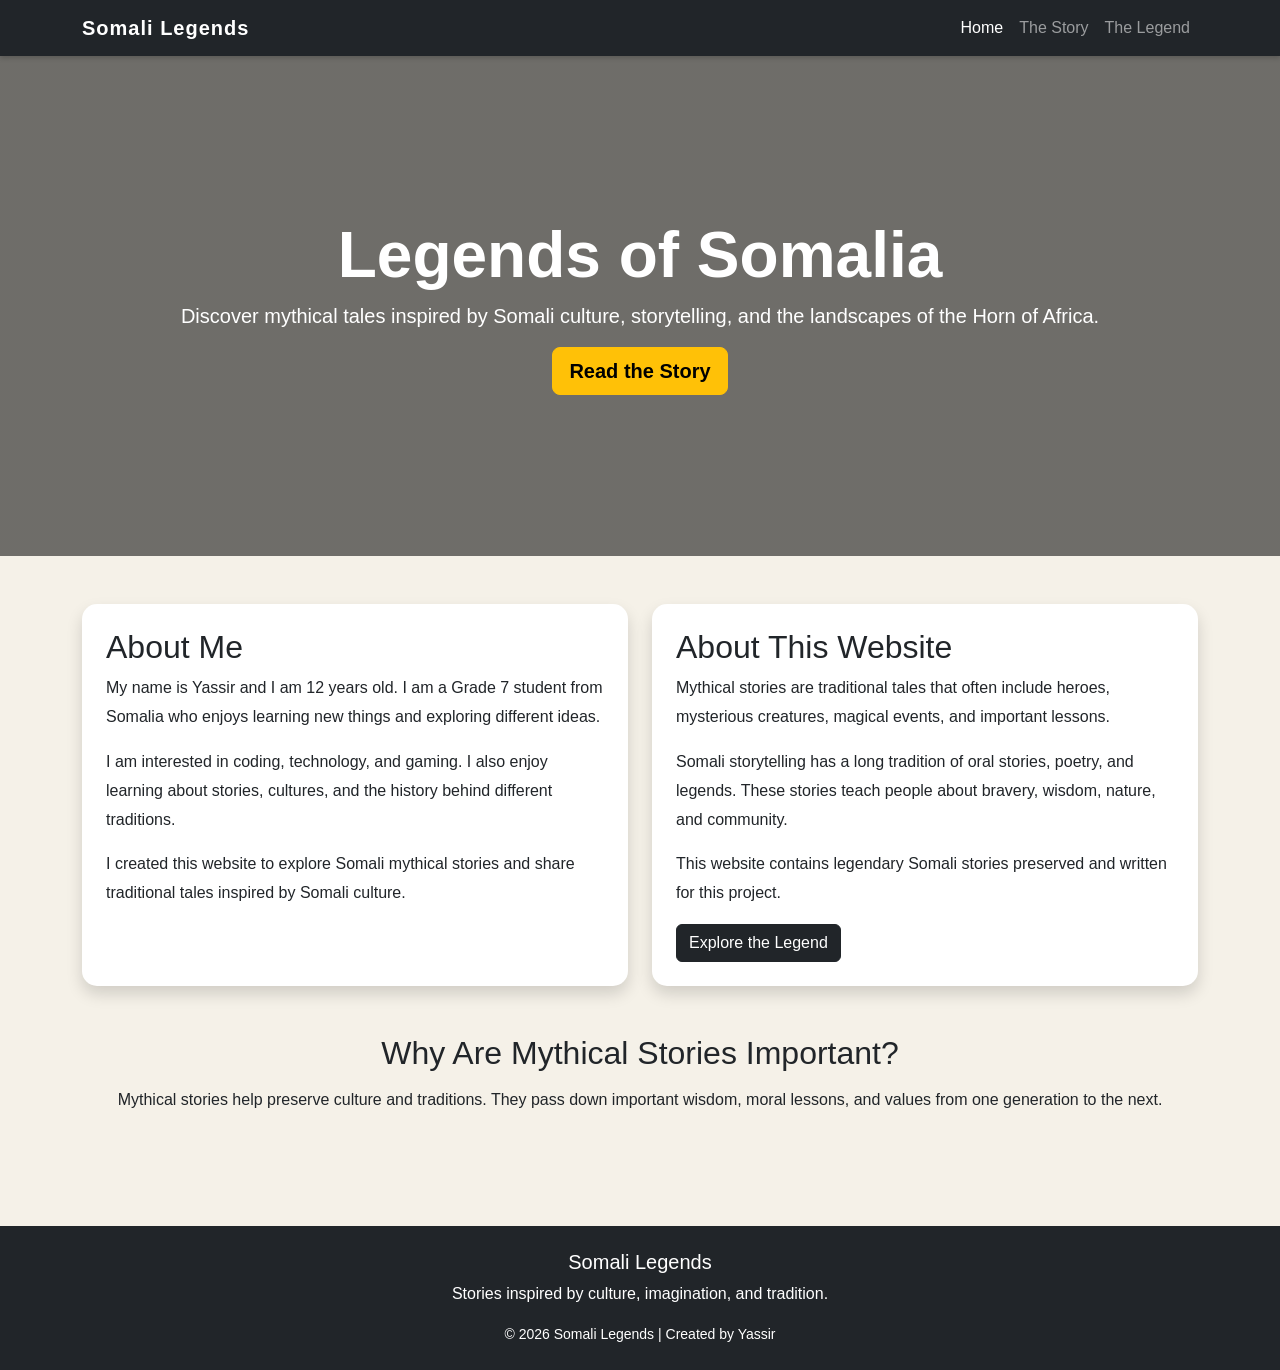
<file: index.html>
<!DOCTYPE html>
<html lang="en">

<head>
    <meta charset="UTF-8">
    <meta name="viewport" content="width=device-width, initial-scale=1.0">
    <title>Legends of Somalia</title>

    <!-- Bootstrap CSS -->
    <link href="https://cdn.jsdelivr.net/npm/bootstrap@5.3.3/dist/css/bootstrap.min.css" rel="stylesheet">
    <!-- Custom CSS -->
    <link rel="stylesheet" href="style.css">
</head>

<body>

    <!-- NAVBAR -->
    <nav class="navbar navbar-expand-lg navbar-dark legend-navbar bg-dark">
        <div class="container">
            <a class="navbar-brand fw-bold" href="index.html">Somali Legends</a>
            <button class="navbar-toggler" type="button" data-bs-toggle="collapse" data-bs-target="#navbarNav"
                aria-controls="navbarNav" aria-expanded="false" aria-label="Toggle navigation">
                <span class="navbar-toggler-icon"></span>
            </button>

            <div class="collapse navbar-collapse" id="navbarNav">
                <ul class="navbar-nav ms-auto">
                    <li class="nav-item">
                        <a class="nav-link active" href="index.html">Home</a>
                    </li>
                    <li class="nav-item">
                        <a class="nav-link" href="story.html">The Story</a>
                    </li>
                    <li class="nav-item">
                        <a class="nav-link" href="legend.html">The Legend</a>
                    </li>
                </ul>
            </div>
        </div>
    </nav>

    <!-- HERO SECTION -->
    <section class="hero">
        <div class="container text-center">
            <h1 class="display-3 fw-bold">Legends of Somalia</h1>
            <p class="lead">
                Discover mythical tales inspired by Somali culture, storytelling, and the landscapes of the Horn of Africa.
            </p>
            <a href="story.html" class="btn btn-warning btn-lg">Read the Story</a>
        </div>
    </section>

    <!-- ABOUT ME + WEBSITE -->
    <section class="container py-5">
        <div class="row g-4">
            <!-- ABOUT ME -->
            <div class="col-md-6">
                <div class="info-card p-4 shadow h-100">
                    <h2>About Me</h2>
                    <p>
                        My name is Yassir and I am 12 years old. I am a Grade 7 student from Somalia who enjoys learning new things and exploring different ideas.
                    </p>
                    <p>
                        I am interested in coding, technology, and gaming. I also enjoy learning about stories, cultures, and the history behind different traditions.
                    </p>
                    <p>
                        I created this website to explore Somali mythical stories and share traditional tales inspired by Somali culture.
                    </p>
                </div>
            </div>

            <!-- ABOUT THE WEBSITE -->
            <div class="col-md-6">
                <div class="info-card p-4 shadow h-100">
                    <h2>About This Website</h2>
                    <p>
                        Mythical stories are traditional tales that often include heroes, mysterious creatures, magical events, and important lessons.
                    </p>
                    <p>
                        Somali storytelling has a long tradition of oral stories, poetry, and legends. These stories teach people about bravery, wisdom, nature, and community.
                    </p>
                    <p>
                        This website contains legendary Somali stories preserved and written for this project.
                    </p>
                    <a href="legend.html" class="btn btn-dark">Explore the Legend</a>
                </div>
            </div>
        </div>
    </section>

    <!-- WHY MYTHICAL STORIES MATTER -->
    <section class="container pb-5">
        <div class="text-center">
            <h2>Why Are Mythical Stories Important?</h2>
            <p class="mt-3">
                Mythical stories help preserve culture and traditions. They pass down important wisdom, moral lessons, and values from one generation to the next.
            </p>
        </div>
    </section>

    <!-- FOOTER -->
    <footer class="legend-footer text-center py-4 bg-dark text-white">
        <div class="container">
            <h5>Somali Legends</h5>
            <p>Stories inspired by culture, imagination, and tradition.</p>
            <small>© 2026 Somali Legends | Created by Yassir</small>
        </div>
    </footer>

    <!-- Bootstrap JS -->
    <script src="https://cdn.jsdelivr.net/npm/bootstrap@5.3.3/dist/js/bootstrap.bundle.min.js"></script>
</body>
</html>
</file>
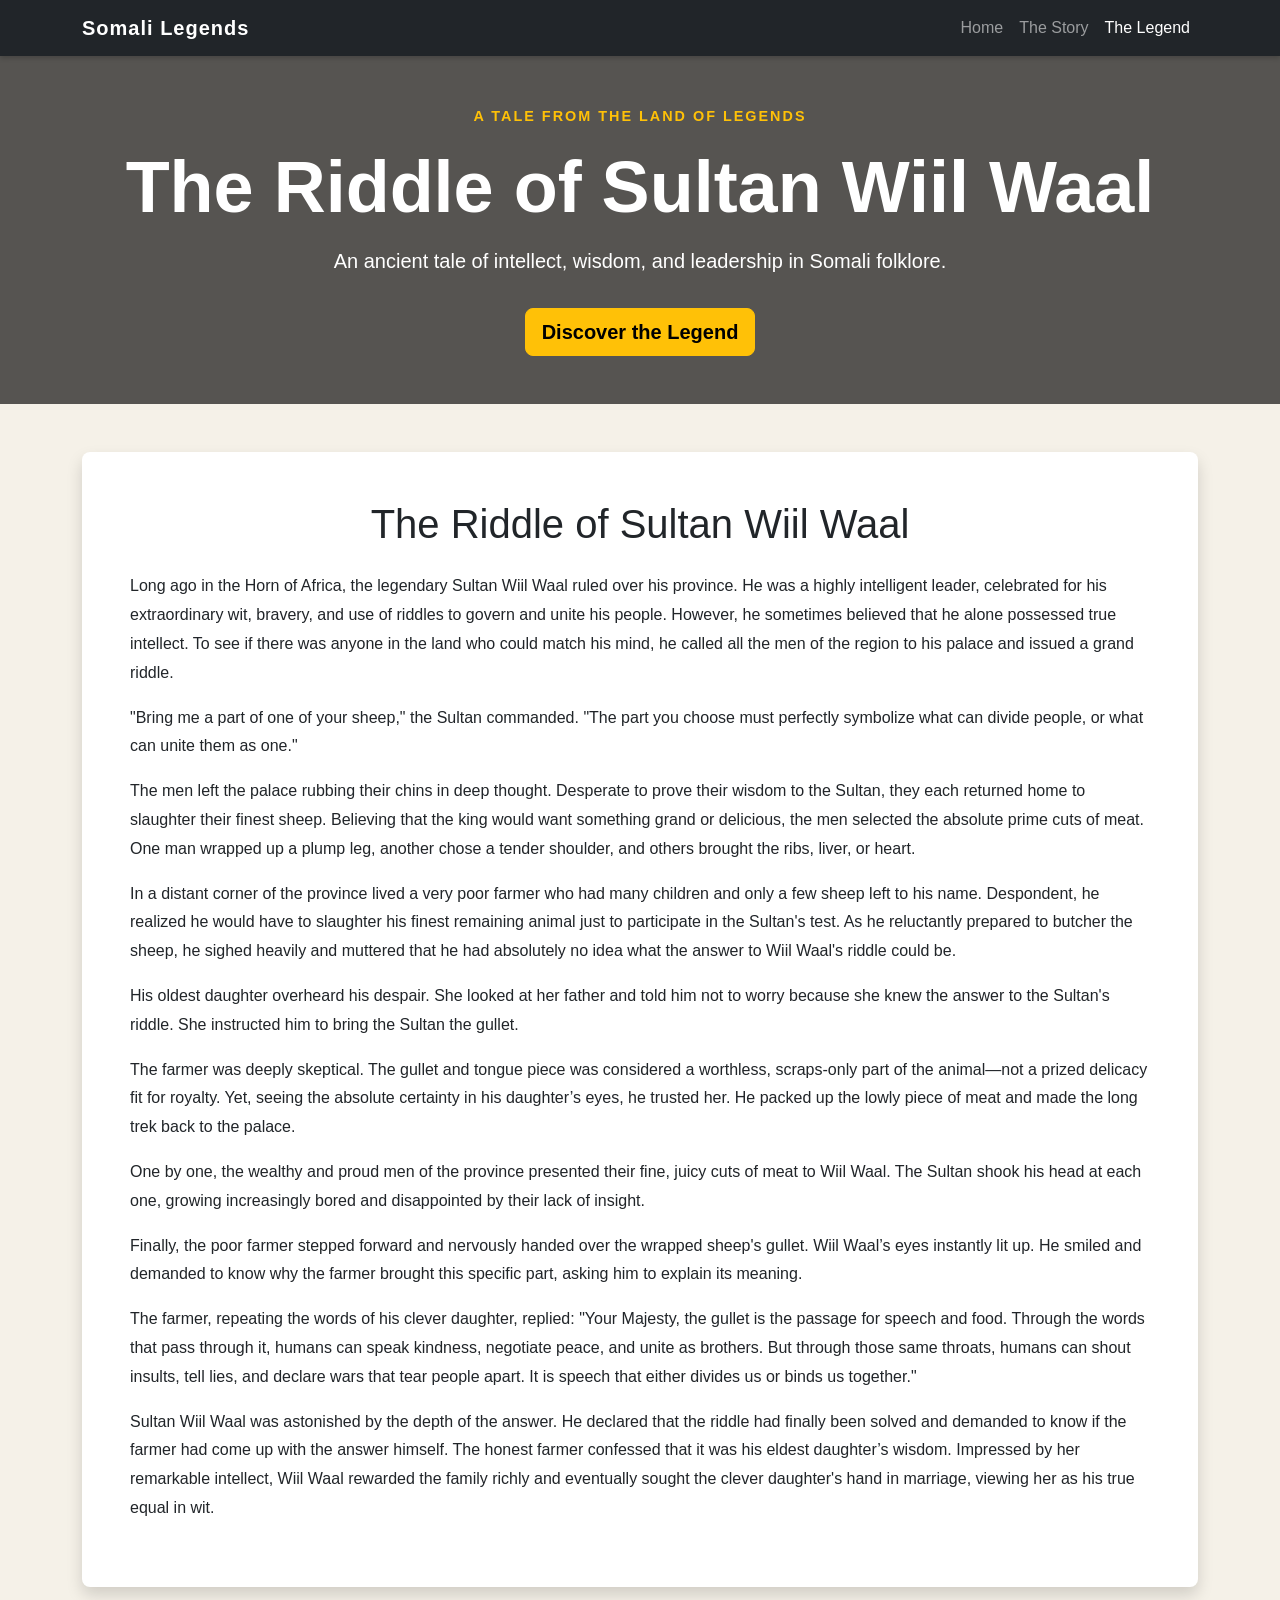
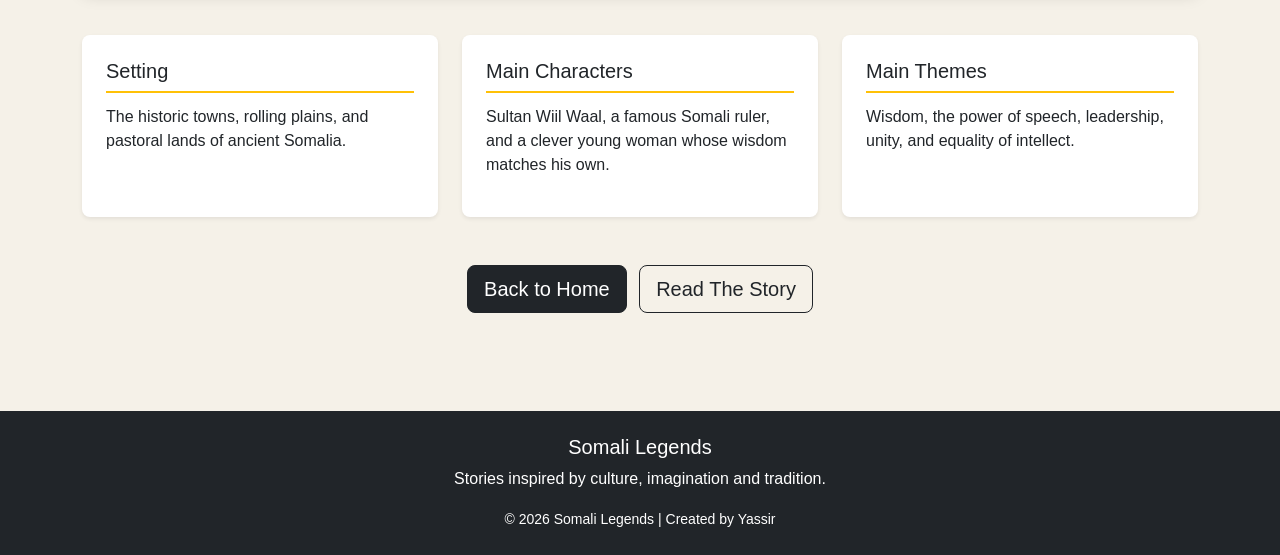
<file: legend.html>
<!DOCTYPE html>
<html lang="en">

<head>
    <meta charset="UTF-8">
    <meta name="viewport" content="width=device-width, initial-scale=1.0">
    <title>The Riddle of Sultan Wiil Waal | Somali Legends</title>

    <!-- Bootstrap CSS -->
    <link href="https://cdn.jsdelivr.net/npm/bootstrap@5.3.3/dist/css/bootstrap.min.css" rel="stylesheet">
    <!-- Custom CSS -->
    <link rel="stylesheet" href="style.css">
</head>

<body class="legend-page">

    <!-- NAVBAR -->
    <nav class="navbar navbar-expand-lg navbar-dark legend-navbar bg-dark">
        <div class="container">
            <a class="navbar-brand fw-bold" href="index.html">Somali Legends</a>

            <button class="navbar-toggler" type="button" data-bs-toggle="collapse" data-bs-target="#navbarNav"
                aria-controls="navbarNav" aria-expanded="false" aria-label="Toggle navigation">
                <span class="navbar-toggler-icon"></span>
            </button>

            <div class="collapse navbar-collapse" id="navbarNav">
                <ul class="navbar-nav ms-auto">
                    <li class="nav-item">
                        <a class="nav-link" href="index.html">Home</a>
                    </li>
                    <li class="nav-item">
                        <a class="nav-link" href="story.html">The Story</a>
                    </li>
                    <li class="nav-item">
                        <a class="nav-link active" href="legend.html">The Legend</a>
                    </li>
                </ul>
            </div>
        </div>
    </nav>

    <!-- HERO SECTION -->
    <header class="legend-hero text-center text-white py-5">
        <div class="container">
            <span class="legend-label">A TALE FROM THE LAND OF LEGENDS</span>
            <h1 class="display-2 fw-bold mt-3">The Riddle of Sultan Wiil Waal</h1>
            <p class="lead mt-3">An ancient tale of intellect, wisdom, and leadership in Somali folklore.</p>
            <a href="#legend-story" class="btn btn-warning btn-lg mt-3">Discover the Legend</a>
        </div>
    </header>

    <!-- MAIN CONTENT -->
    <main class="container py-5" id="legend-story">
        <article class="legend-story-card shadow p-4 p-md-5 bg-white rounded-3">
            <div class="legend-story-content">
                <h1 class="mb-4 text-center">The Riddle of Sultan Wiil Waal</h1>

                <p>Long ago in the Horn of Africa, the legendary Sultan Wiil Waal ruled over his province. He was a highly intelligent leader, celebrated for his extraordinary wit, bravery, and use of riddles to govern and unite his people. However, he sometimes believed that he alone possessed true intellect. To see if there was anyone in the land who could match his mind, he called all the men of the region to his palace and issued a grand riddle.</p>

                <p>"Bring me a part of one of your sheep," the Sultan commanded. "The part you choose must perfectly symbolize what can divide people, or what can unite them as one."</p>

                <p>The men left the palace rubbing their chins in deep thought. Desperate to prove their wisdom to the Sultan, they each returned home to slaughter their finest sheep. Believing that the king would want something grand or delicious, the men selected the absolute prime cuts of meat. One man wrapped up a plump leg, another chose a tender shoulder, and others brought the ribs, liver, or heart.</p>

                <p>In a distant corner of the province lived a very poor farmer who had many children and only a few sheep left to his name. Despondent, he realized he would have to slaughter his finest remaining animal just to participate in the Sultan's test. As he reluctantly prepared to butcher the sheep, he sighed heavily and muttered that he had absolutely no idea what the answer to Wiil Waal's riddle could be.</p>

                <p>His oldest daughter overheard his despair. She looked at her father and told him not to worry because she knew the answer to the Sultan's riddle. She instructed him to bring the Sultan the gullet.</p>

                <p>The farmer was deeply skeptical. The gullet and tongue piece was considered a worthless, scraps-only part of the animal—not a prized delicacy fit for royalty. Yet, seeing the absolute certainty in his daughter’s eyes, he trusted her. He packed up the lowly piece of meat and made the long trek back to the palace.</p>

                <p>One by one, the wealthy and proud men of the province presented their fine, juicy cuts of meat to Wiil Waal. The Sultan shook his head at each one, growing increasingly bored and disappointed by their lack of insight.</p>

                <p>Finally, the poor farmer stepped forward and nervously handed over the wrapped sheep's gullet. Wiil Waal’s eyes instantly lit up. He smiled and demanded to know why the farmer brought this specific part, asking him to explain its meaning.</p>

                <p>The farmer, repeating the words of his clever daughter, replied: "Your Majesty, the gullet is the passage for speech and food. Through the words that pass through it, humans can speak kindness, negotiate peace, and unite as brothers. But through those same throats, humans can shout insults, tell lies, and declare wars that tear people apart. It is speech that either divides us or binds us together."</p>

                <p>Sultan Wiil Waal was astonished by the depth of the answer. He declared that the riddle had finally been solved and demanded to know if the farmer had come up with the answer himself. The honest farmer confessed that it was his eldest daughter’s wisdom. Impressed by her remarkable intellect, Wiil Waal rewarded the family richly and eventually sought the clever daughter's hand in marriage, viewing her as his true equal in wit.</p>
            </div>
        </article>

        <!-- STORY DETAILS -->
        <section class="row g-4 mt-4">
            <div class="col-md-4">
                <div class="legend-detail-card p-4 shadow-sm bg-white rounded-3 h-100">
                    <h3>Setting</h3>
                    <p>
                        The historic towns, rolling plains, and pastoral lands of ancient Somalia.
                    </p>
                </div>
            </div>

            <div class="col-md-4">
                <div class="legend-detail-card p-4 shadow-sm bg-white rounded-3 h-100">
                    <h3>Main Characters</h3>
                    <p>
                        Sultan Wiil Waal, a famous Somali ruler, and a clever young woman whose wisdom matches his own.
                    </p>
                </div>
            </div>

            <div class="col-md-4">
                <div class="legend-detail-card p-4 shadow-sm bg-white rounded-3 h-100">
                    <h3>Main Themes</h3>
                    <p>
                        Wisdom, the power of speech, leadership, unity, and equality of intellect.
                    </p>
                </div>
            </div>
        </section>

        <!-- NAVIGATION BUTTONS -->
        <div class="text-center mt-5">
            <a href="index.html" class="btn btn-dark btn-lg">Back to Home</a>
            <a href="story.html" class="btn btn-outline-dark btn-lg ms-2">Read The Story</a>
        </div>
    </main>

    <!-- FOOTER -->
    <footer class="legend-footer text-center py-4 bg-dark text-white">
        <div class="container">
            <h5>Somali Legends</h5>
            <p>Stories inspired by culture, imagination and tradition.</p>
            <small>© 2026 Somali Legends | Created by Yassir</small>
        </div>
    </footer>

    <!-- Bootstrap JS -->
    <script src="https://cdn.jsdelivr.net/npm/bootstrap@5.3.3/dist/js/bootstrap.bundle.min.js"></script>
</body>
</html>
</file>
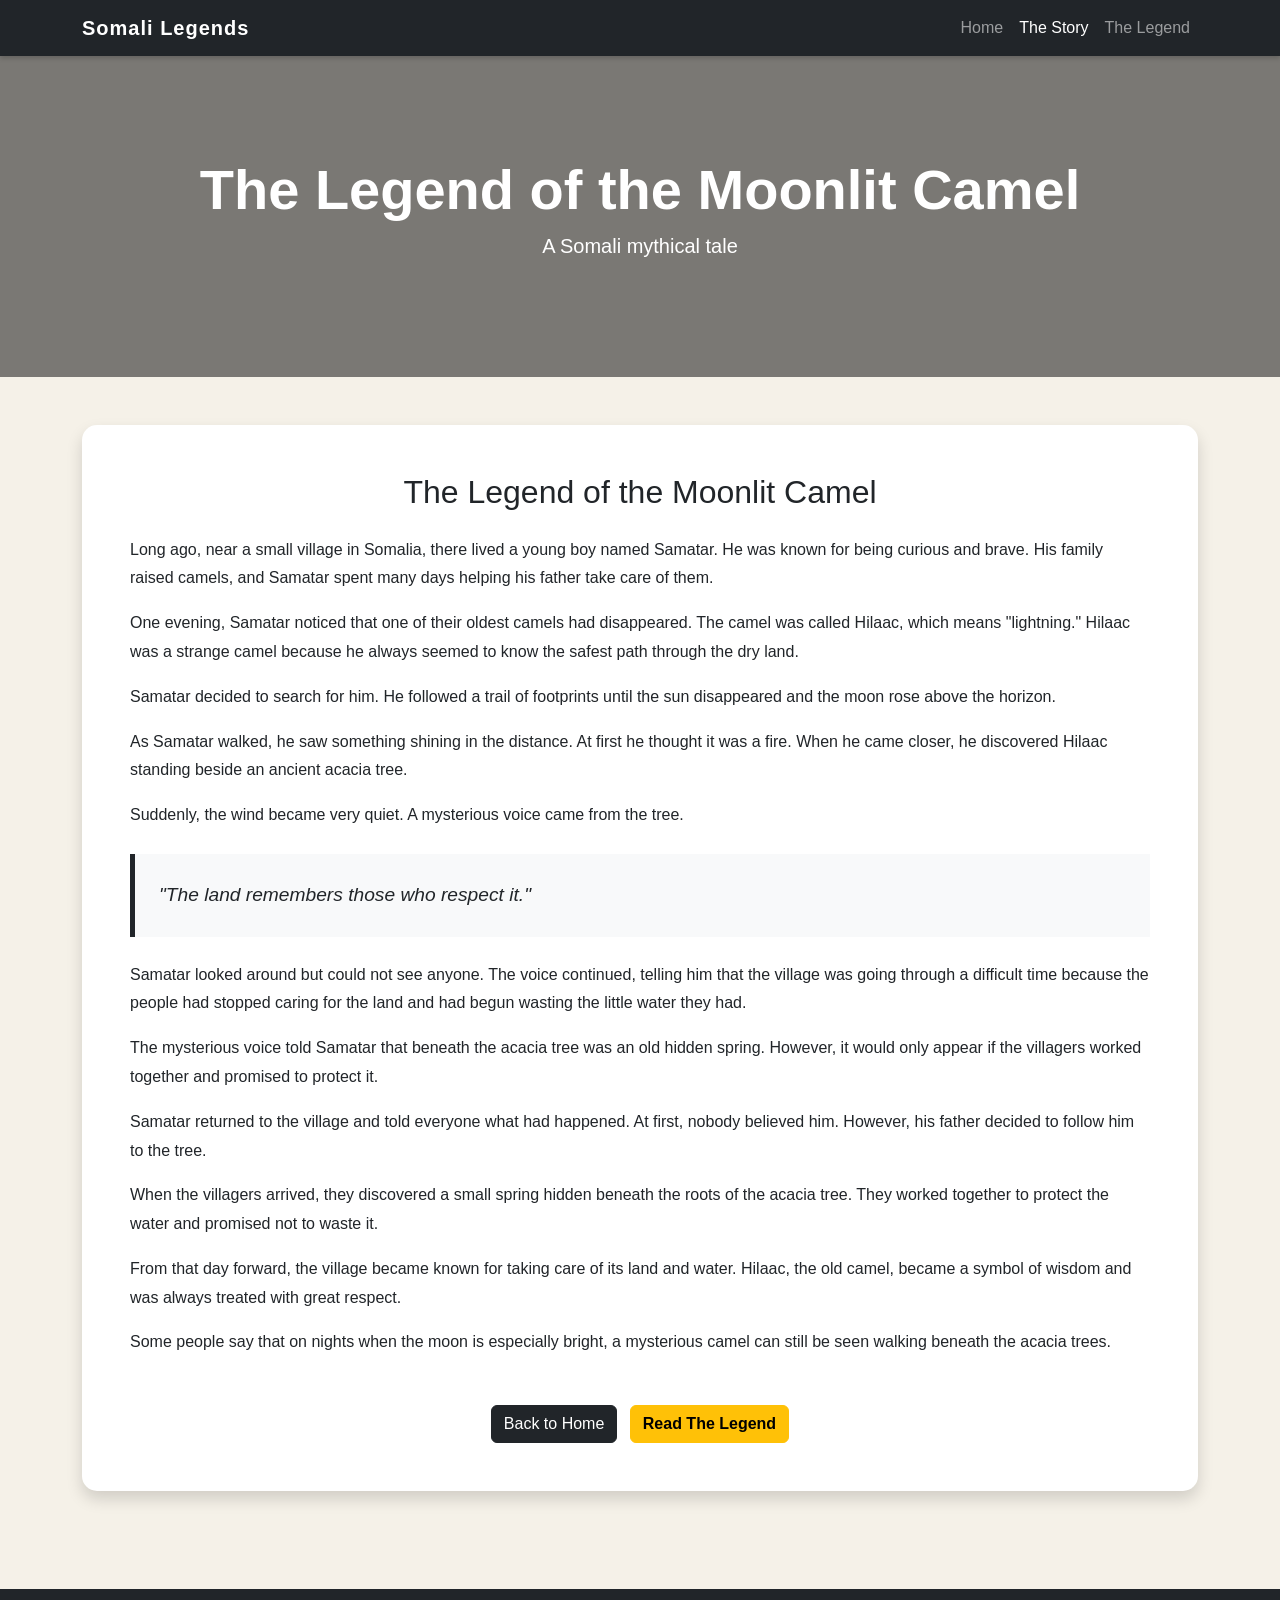
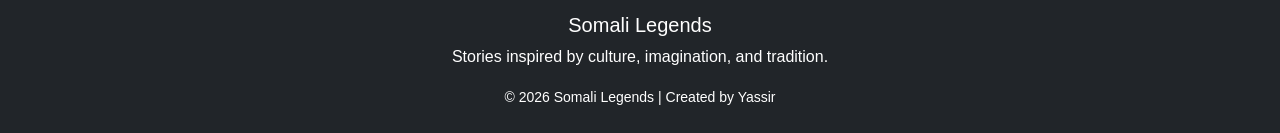
<file: story.html>
<!DOCTYPE html>
<html lang="en">

<head>
    <meta charset="UTF-8">
    <meta name="viewport" content="width=device-width, initial-scale=1.0">
    <title>The Legend of the Moonlit Camel | Somali Legends</title>

    <!-- Bootstrap CSS -->
    <link href="https://cdn.jsdelivr.net/npm/bootstrap@5.3.3/dist/css/bootstrap.min.css" rel="stylesheet">
    <!-- Custom CSS -->
    <link rel="stylesheet" href="style.css">
</head>

<body>

    <!-- NAVBAR -->
    <nav class="navbar navbar-expand-lg navbar-dark legend-navbar bg-dark">
        <div class="container">
            <a class="navbar-brand fw-bold" href="index.html">Somali Legends</a>
            <button class="navbar-toggler" type="button" data-bs-toggle="collapse" data-bs-target="#navbarNav"
                aria-controls="navbarNav" aria-expanded="false" aria-label="Toggle navigation">
                <span class="navbar-toggler-icon"></span>
            </button>

            <div class="collapse navbar-collapse" id="navbarNav">
                <ul class="navbar-nav ms-auto">
                    <li class="nav-item">
                        <a class="nav-link" href="index.html">Home</a>
                    </li>
                    <li class="nav-item">
                        <a class="nav-link active" href="story.html">The Story</a>
                    </li>
                    <li class="nav-item">
                        <a class="nav-link" href="legend.html">The Legend</a>
                    </li>
                </ul>
            </div>
        </div>
    </nav>

    <!-- STORY HEADER -->
    <section class="story-header">
        <div class="container text-center">
            <h1 class="display-4 fw-bold">The Legend of the Moonlit Camel</h1>
            <p class="lead">A Somali mythical tale</p>
        </div>
    </section>

    <!-- STORY -->
    <main class="container py-5">
        <div class="story-box shadow p-4 p-md-5">
            <h2 class="text-center mb-4">The Legend of the Moonlit Camel</h2>

            <p>
                Long ago, near a small village in Somalia, there lived a young boy named Samatar. He was known for being curious and brave. His family raised camels, and Samatar spent many days helping his father take care of them.
            </p>

            <p>
                One evening, Samatar noticed that one of their oldest camels had disappeared. The camel was called Hilaac, which means "lightning." Hilaac was a strange camel because he always seemed to know the safest path through the dry land.
            </p>

            <p>
                Samatar decided to search for him. He followed a trail of footprints until the sun disappeared and the moon rose above the horizon.
            </p>

            <p>
                As Samatar walked, he saw something shining in the distance. At first he thought it was a fire. When he came closer, he discovered Hilaac standing beside an ancient acacia tree.
            </p>

            <p>
                Suddenly, the wind became very quiet. A mysterious voice came from the tree.
            </p>

            <div class="quote-box my-4 p-4">
                <p class="fst-italic mb-0">"The land remembers those who respect it."</p>
            </div>

            <p>
                Samatar looked around but could not see anyone. The voice continued, telling him that the village was going through a difficult time because the people had stopped caring for the land and had begun wasting the little water they had.
            </p>

            <p>
                The mysterious voice told Samatar that beneath the acacia tree was an old hidden spring. However, it would only appear if the villagers worked together and promised to protect it.
            </p>

            <p>
                Samatar returned to the village and told everyone what had happened. At first, nobody believed him. However, his father decided to follow him to the tree.
            </p>

            <p>
                When the villagers arrived, they discovered a small spring hidden beneath the roots of the acacia tree. They worked together to protect the water and promised not to waste it.
            </p>

            <p>
                From that day forward, the village became known for taking care of its land and water. Hilaac, the old camel, became a symbol of wisdom and was always treated with great respect.
            </p>

            <p>
                Some people say that on nights when the moon is especially bright, a mysterious camel can still be seen walking beneath the acacia trees.
            </p>

            <div class="text-center mt-5">
                <a href="index.html" class="btn btn-dark me-2">Back to Home</a>
                <a href="legend.html" class="btn btn-warning">Read The Legend</a>
            </div>
        </div>
    </main>

    <!-- FOOTER -->
    <footer class="legend-footer text-center py-4 bg-dark text-white">
        <div class="container">
            <h5>Somali Legends</h5>
            <p>Stories inspired by culture, imagination, and tradition.</p>
            <small>© 2026 Somali Legends | Created by Yassir</small>
        </div>
    </footer>

    <!-- Bootstrap JS -->
    <script src="https://cdn.jsdelivr.net/npm/bootstrap@5.3.3/dist/js/bootstrap.bundle.min.js"></script>
</body>
</html>
</file>
<file: style.css>
body {
    margin: 0;
    font-family: Arial, sans-serif;
    background-color: #f5f1e8;
}

/* NAVBAR */
.navbar-brand {
    letter-spacing: 1px;
}

.legend-navbar {
    box-shadow: 0 2px 5px rgba(0, 0, 0, 0.2);
}

/* HERO SECTION (HOME) */
.hero {
    min-height: 500px;
    display: flex;
    align-items: center;
    justify-content: center;
    background: linear-gradient(
        rgba(0, 0, 0, 0.55),
        rgba(0, 0, 0, 0.55)
    ),
    url("https://www.elsaltodiario.com/uploads/fotos/r2000/289d1745/AMP_7103.jpg?v=63755494119+2000w");
    background-size: cover;
    background-position: center;
    color: white;
}

/* LEGEND HERO */
.legend-hero {
    background: linear-gradient(
        rgba(0, 0, 0, 0.65),
        rgba(0, 0, 0, 0.65)
    ),
    url("https://i.pinimg.com/originals/3a/aa/a4/3aaaa4d8c0a9841224971adfb5401c64.jpg");
    background-size: cover;
    background-position: center;
    padding: 100px 20px;
}

.legend-label {
    letter-spacing: 2px;
    font-size: 0.9rem;
    font-weight: bold;
    color: #ffc107;
}

/* CARDS */
.info-card, .story-box, .legend-story-card {
    background-color: white;
    border-radius: 15px;
    line-height: 1.8;
}

.legend-detail-card h3 {
    font-size: 1.25rem;
    color: #212529;
    border-bottom: 2px solid #ffc107;
    padding-bottom: 8px;
    margin-bottom: 12px;
}

/* STORY HEADER */
.story-header {
    padding: 100px 20px;
    background: linear-gradient(
        rgba(0, 0, 0, 0.5),
        rgba(0, 0, 0, 0.5)
    ),
    url("https://i.pinimg.com/originals/3a/aa/a4/3aaaa4d8c0a9841224971adfb5401c64.jpg");
    background-size: cover;
    background-position: center;
    color: white;
}

/* QUOTE BOX */
.quote-box {
    border-left: 5px solid #212529;
    background-color: #f8f9fa;
    font-size: 1.2rem;
}

/* BUTTONS */
.btn-warning {
    font-weight: bold;
}

/* FOOTER */
.legend-footer {
    margin-top: 50px;
}
</file>
